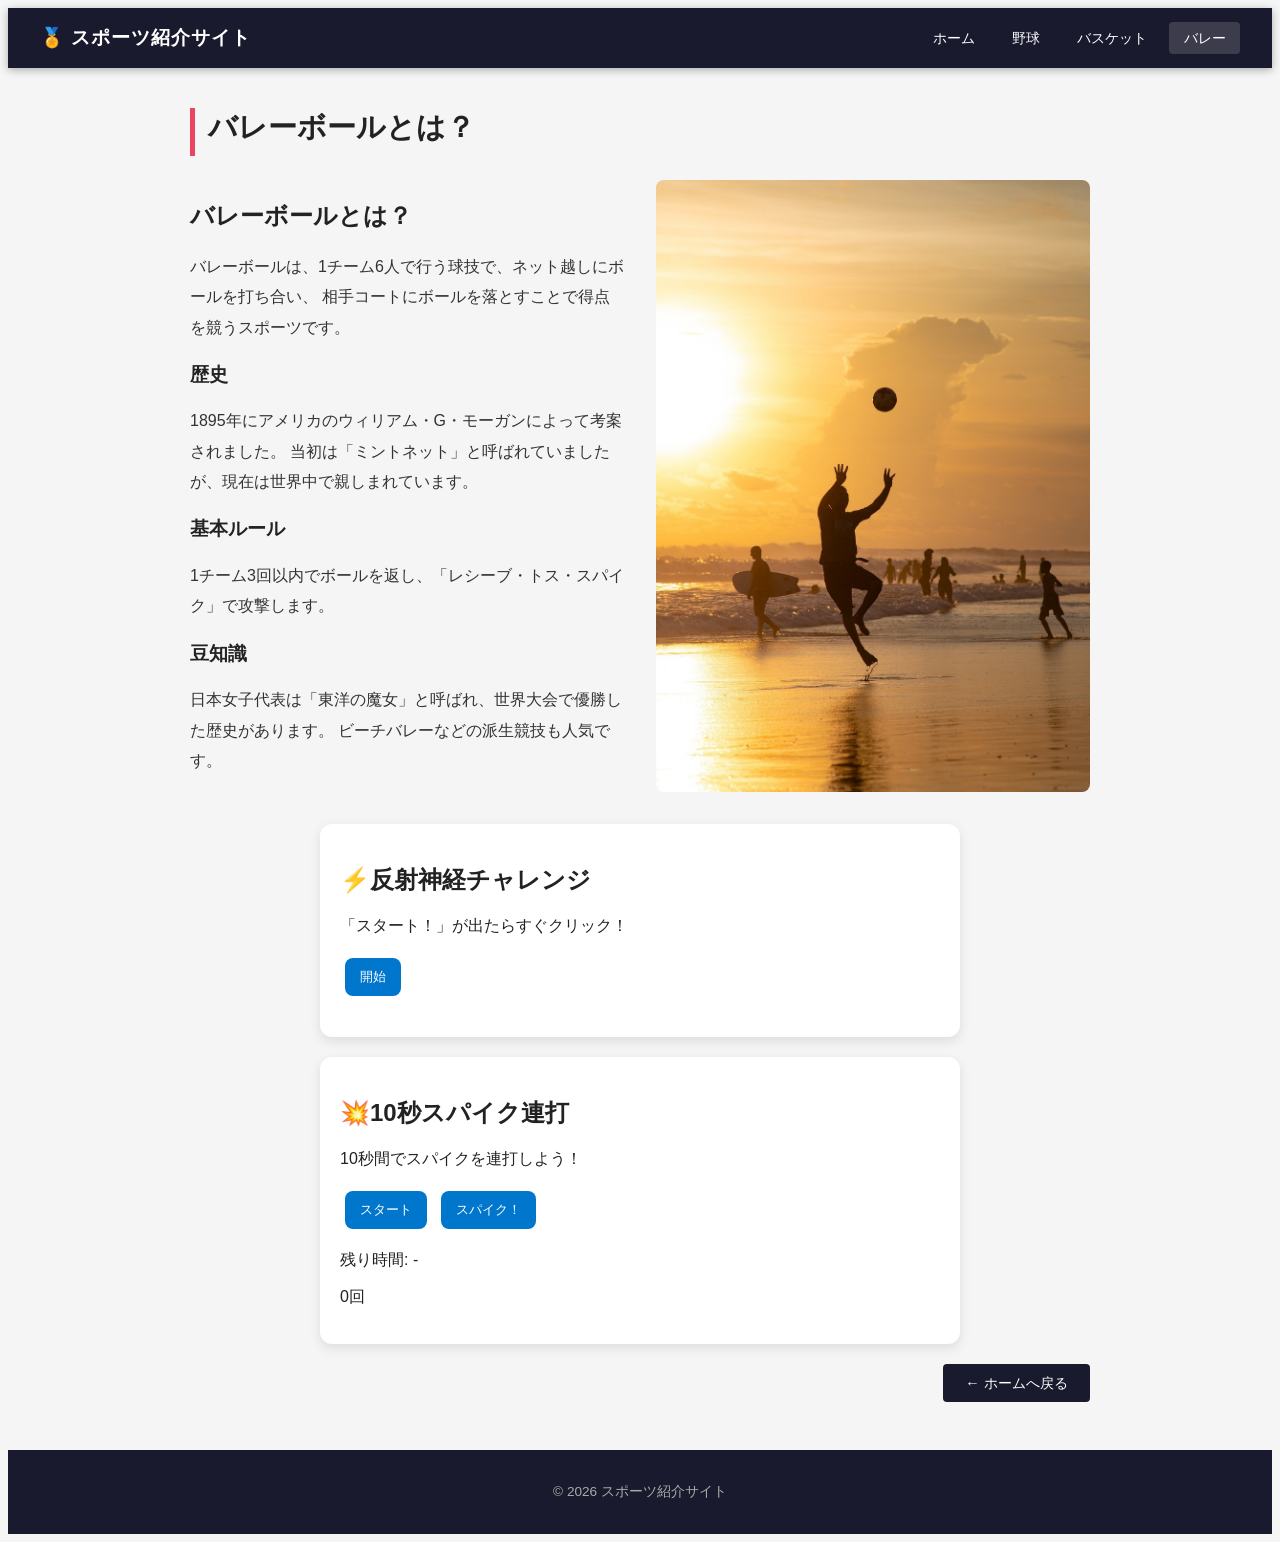
<file: volleyball/index.html>
<!DOCTYPE html>
<html lang="ja">
<head>
  <meta charset="UTF-8">
  <meta name="viewport" content="width=device-width, initial-scale=1.0">
  <title>バレーボール | スポーツ紹介サイト</title>

  <link rel="stylesheet" href="../css/style.css">
  <link rel="stylesheet" href="style.css">
</head>

<body>

  <!-- ヘッダー / ナビゲーション -->
  <header>
    <div class="site-logo">🏅 スポーツ紹介サイト</div>
    <nav>
      <ul>
        <li><a href="../index.html">ホーム</a></li>
        <li><a href="../baseball/index.html">野球</a></li>
        <li><a href="../basketball/index.html">バスケット</a></li>
        <li><a href="index.html" class="active">バレー</a></li>
      </ul>
    </nav>
  </header>

  <!-- メインコンテンツ -->
  <main class="detail-main">
    <h2 class="detail-title">バレーボールとは？</h2>

    <div class="detail-grid">

      <!-- 左：テキスト -->
      <div class="detail-text">

        <h2>バレーボールとは？</h2>
        <p>
          バレーボールは、1チーム6人で行う球技で、ネット越しにボールを打ち合い、
          相手コートにボールを落とすことで得点を競うスポーツです。
        </p>

        <h3>歴史</h3>
        <p>
          1895年にアメリカのウィリアム・G・モーガンによって考案されました。
          当初は「ミントネット」と呼ばれていましたが、現在は世界中で親しまれています。
        </p>

        <h3>基本ルール</h3>
        <p>
          1チーム3回以内でボールを返し、「レシーブ・トス・スパイク」で攻撃します。
        </p>

        <h3>豆知識</h3>
        <p>
          日本女子代表は「東洋の魔女」と呼ばれ、世界大会で優勝した歴史があります。
          ビーチバレーなどの派生競技も人気です。
        </p>

      </div>

      <!-- 右：画像 -->
      <div class="detail-image">
        <img src="../images/volley1.jpg" alt="バレーボール">
      </div>
    </div>

    <!-- =========================
         🎮 体験ゲームエリア
    ========================== -->

    <!-- ① 反射神経 -->
    <section class="card">
      <h2>⚡反射神経チャレンジ</h2>
      <p>「スタート！」が出たらすぐクリック！</p>

      <button onclick="startGame1()">開始</button>

      <p id="msg1"></p>
      <p id="result1"></p>
    </section>

    <!-- ④ 10秒スパイク -->
    <section class="card">
      <h2>💥10秒スパイク連打</h2>
      <p>10秒間でスパイクを連打しよう！</p>

      <button onclick="startGame2()">スタート</button>
      <button onclick="hit()" id="hitBtn" disabled>スパイク！</button>

      <p id="time">残り時間: -</p>
      <p id="count">0回</p>
    </section>

    <!-- 戻るボタン -->
    <div class="detail-back">
      <a href="../index.html" class="back-btn">← ホームへ戻る</a>
    </div>

  </main>

  <!-- フッター -->
  <footer>
    <p>© 2026 スポーツ紹介サイト</p>
  </footer>

  <!-- =========================
       🎮 JavaScript
  ========================== -->
  <script>
    /* ======================
       ① 反射神経ゲーム
    ====================== */
    let startTime1;

    function startGame1() {
      document.getElementById("msg1").innerHTML = "待機中...";
      document.getElementById("result1").innerHTML = "";

      setTimeout(() => {
        document.getElementById("msg1").innerHTML = "🔥 スタート！クリック！";
        startTime1 = Date.now();
      }, Math.random() * 3000 + 1000);
    }

    document.addEventListener("click", function () {
      if (startTime1) {
        let reaction = Date.now() - startTime1;
        document.getElementById("result1").innerHTML =
          "反応速度：" + reaction + " ms";
        startTime1 = null;
      }
    });

    /* ======================
       ④ 10秒スパイク
    ====================== */
    let count = 0;
    let time = 10;
    let timer;

    function startGame2() {
      count = 0;
      time = 10;

      document.getElementById("count").innerHTML = "0回";
      document.getElementById("time").innerHTML = "残り時間: 10秒";

      document.getElementById("hitBtn").disabled = false;

      timer = setInterval(() => {
        time--;
        document.getElementById("time").innerHTML =
          "残り時間: " + time + "秒";

        if (time <= 0) {
          clearInterval(timer);
          document.getElementById("hitBtn").disabled = true;
          document.getElementById("time").innerHTML = "終了！";
        }
      }, 1000);
    }

    function hit() {
      if (time > 0) {
        count++;
        document.getElementById("count").innerHTML = count + "回";
      }
    }
  </script>

</body>
</html>
</file>
<file: css/style.css>
body {
  font-family: 'Helvetica Neue', Arial, 'Hiragino Kaku Gothic ProN', 'Hiragino Sans', Meiryo, sans-serif;
  color: #222;
  background: #f5f5f5;
}

a {
  text-decoration: none;
  color: inherit;
}

/* ===== Header / Nav ===== */
header {
  background: #1a1a2e;
  color: #fff;
  padding: 0 2rem;
  display: flex;
  align-items: center;
  justify-content: space-between;
  height: 60px;
  position: sticky;
  top: 0;
  z-index: 100;
  box-shadow: 0 2px 8px rgba(0,0,0,0.3);
}

.site-logo {
  font-size: 1.2rem;
  font-weight: bold;
  letter-spacing: 0.05em;
}

nav ul {
  list-style: none;
  display: flex;
  gap: 0.5rem;
}

nav ul li a {
  display: block;
  padding: 0.4rem 0.9rem;
  border-radius: 4px;
  font-size: 0.9rem;
  transition: background 0.2s;
}

nav ul li a:hover,
nav ul li a.active {
  background: rgba(255,255,255,0.15);
}

/* ===== Hero ===== */
.hero {
  position: relative;
  height: 420px;
  overflow: hidden;
  display: flex;
  align-items: center;
  justify-content: center;
  background: #0f3460;
}

.hero img {
  width: 100%;
  height: 100%;
  object-fit: cover;
  opacity: 0.55;
  position: absolute;
  top: 0;
  left: 0;
}

.hero-text {
  position: relative;
  text-align: center;
  color: #fff;
}

.hero-text h1 {
  font-size: 2.8rem;
  font-weight: bold;
  text-shadow: 0 2px 8px rgba(0,0,0,0.5);
  margin-bottom: 0.5rem;
}

.hero-text p {
  font-size: 1.1rem;
  text-shadow: 0 1px 4px rgba(0,0,0,0.5);
}

/* ===== Sports Cards Section ===== */
.sports-section {
  max-width: 1000px;
  margin: 3rem auto;
  padding: 0 1.5rem;
}

.sports-section h2 {
  font-size: 1.8rem;
  text-align: center;
  margin-bottom: 2rem;
  position: relative;
}

.sports-section h2::after {
  content: '';
  display: block;
  width: 60px;
  height: 3px;
  background: #e94560;
  margin: 0.5rem auto 0;
  border-radius: 2px;
}

.cards-grid {
  display: grid;
  grid-template-columns: repeat(3, 1fr);
  gap: 1.5rem;
}

.card {
  background: #fff;
  border-radius: 10px;
  overflow: hidden;
  box-shadow: 0 2px 10px rgba(0,0,0,0.08);
  transition: transform 0.2s, box-shadow 0.2s;
}

.card:hover {
  transform: translateY(-4px);
  box-shadow: 0 6px 20px rgba(0,0,0,0.14);
}

.card img {
  width: 100%;
  height: 180px;
  object-fit: cover;
}

.card-body {
  padding: 1rem 1.2rem 1.4rem;
}

.card-body h3 {
  font-size: 1.2rem;
  margin-bottom: 0.4rem;
  color: #1a1a2e;
}

.card-body p {
  font-size: 0.88rem;
  color: #555;
  line-height: 1.6;
  margin-bottom: 1rem;
}

.card-link {
  display: inline-block;
  background: #e94560;
  color: #fff;
  padding: 0.4rem 1rem;
  border-radius: 4px;
  font-size: 0.85rem;
  transition: background 0.2s;
}

.card-link:hover {
  background: #c73652;
}

/* ===== Footer ===== */
footer {
  background: #1a1a2e;
  color: #aaa;
  text-align: center;
  padding: 1.2rem;
  font-size: 0.85rem;
  margin-top: 3rem;
}

/* ===== Responsive ===== */
@media (max-width: 700px) {
  .cards-grid {
    grid-template-columns: 1fr;
  }

  .hero-text h1 {
    font-size: 1.8rem;
  }

  header {
    flex-direction: column;
    height: auto;
    padding: 0.8rem 1rem;
    gap: 0.5rem;
  }

  nav ul {
    flex-wrap: wrap;
    justify-content: center;
  }
}
</file>
<file: volleyball/style.css>
/* 詳細ページ共通スタイル（各スポーツフォルダにコピーして使う） */

.detail-main {
  max-width: 900px;
  margin: 2.5rem auto;
  padding: 0 1.5rem;
}

.detail-title {
  font-size: 1.8rem;
  margin-bottom: 1.5rem;
  padding-bottom: 0.5rem;
  border-left: 5px solid #e94560;
  padding-left: 0.8rem;
}

/* 2カラム：テキスト左・写真右 */
.detail-grid {
  display: grid;
  grid-template-columns: 1fr 1fr;
  gap: 2rem;
  margin-bottom: 2rem;
}

.detail-text p {
  font-size: 1rem;
  line-height: 1.9;
  color: #333;
}

.detail-image img {
  width: 100%;
  height: 100%;
  object-fit: cover;
  border-radius: 8px;
}

/* YouTube埋め込み */
.detail-video {
  margin-bottom: 2rem;
}

.detail-video iframe {
  width: 100%;
  aspect-ratio: 16 / 9;
  border: none;
  border-radius: 8px;
}

.card {
  background: #fff;
  padding: 20px;
  margin: 20px auto;
  border-radius: 12px;
  max-width: 600px;
  box-shadow: 0 4px 12px rgba(0,0,0,0.1);
}

button {
  padding: 10px 15px;
  margin: 5px;
  border: none;
  border-radius: 8px;
  background: #0077cc;
  color: white;
  cursor: pointer;
}

button:hover {
  background: #005fa3;
}

/* 戻るボタン */
.detail-back {
  text-align: right;
}

.back-btn {
  display: inline-block;
  background: #1a1a2e;
  color: #fff;
  padding: 0.6rem 1.4rem;
  border-radius: 4px;
  font-size: 0.9rem;
  transition: background 0.2s;
}

.back-btn:hover {
  background: #e94560;
}

/* レスポンシブ */
@media (max-width: 600px) {
  .detail-grid {
    grid-template-columns: 1fr;
  }
}
</file>
